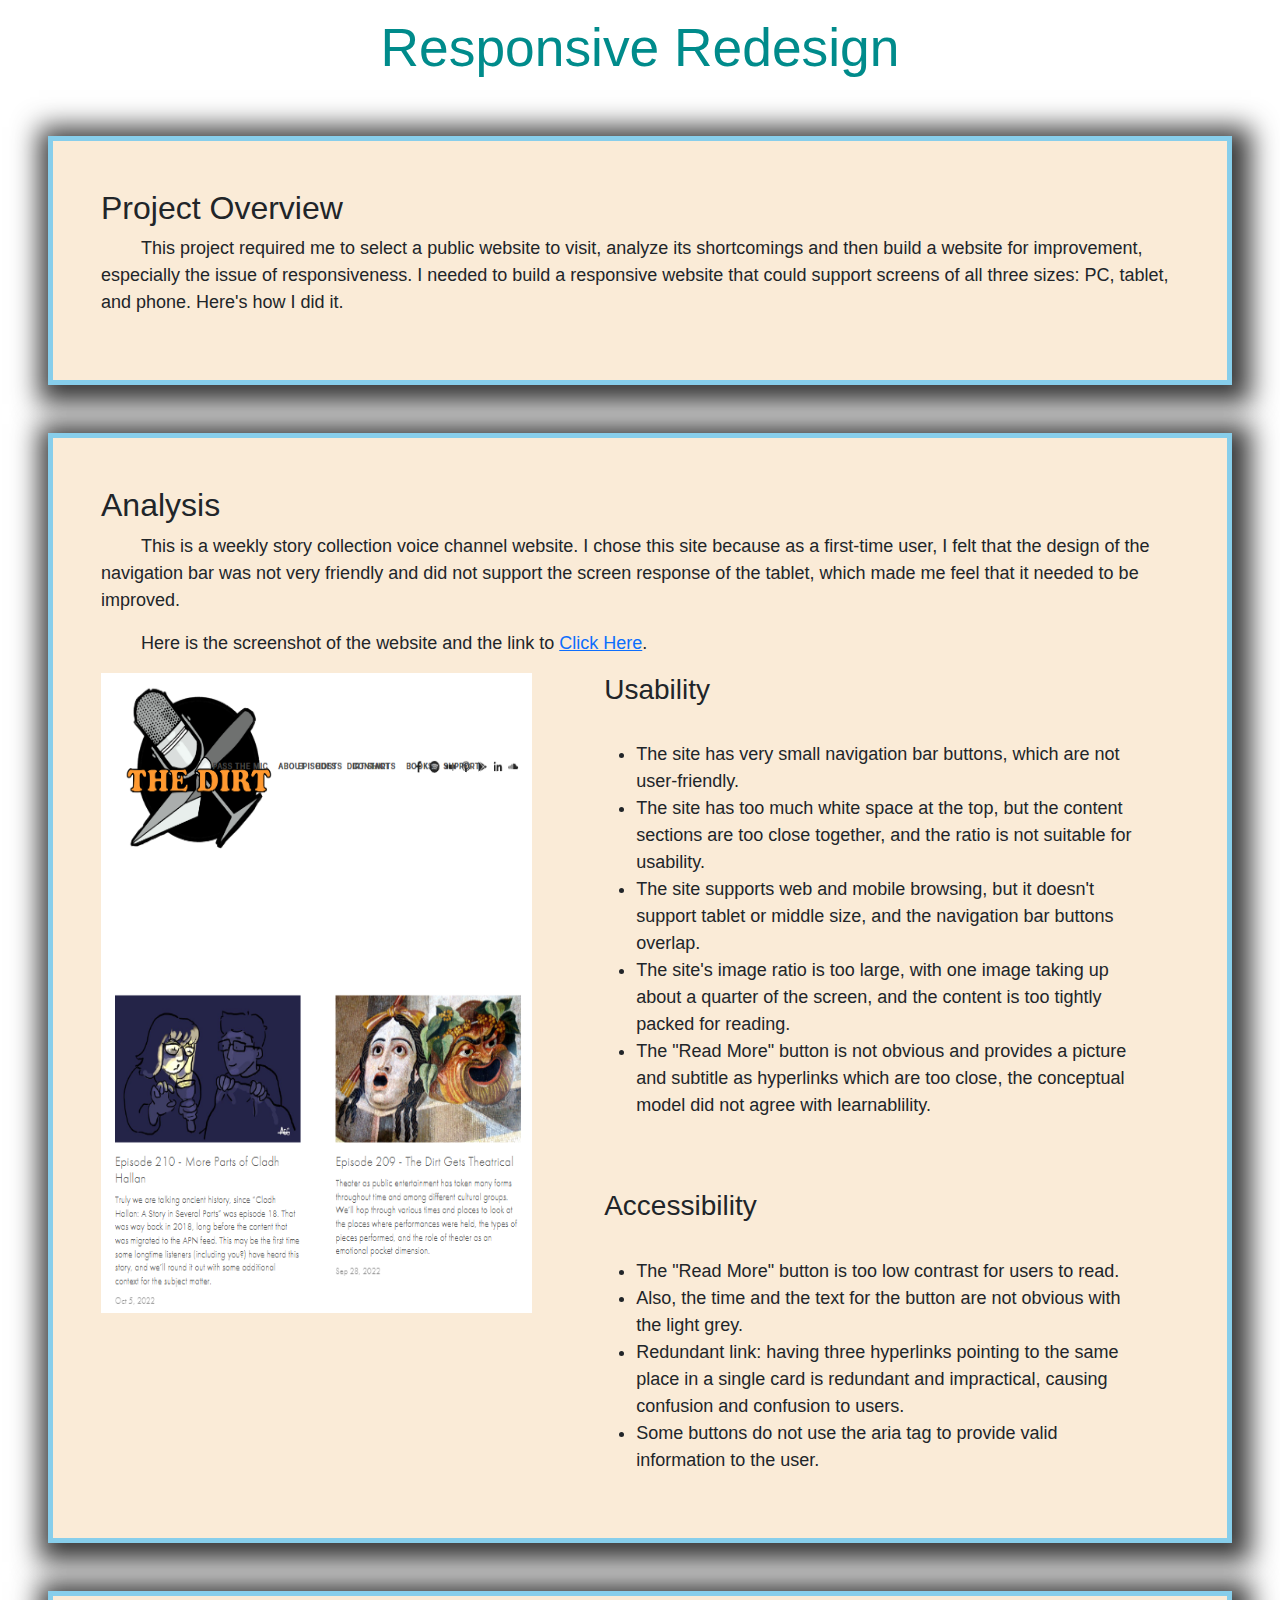
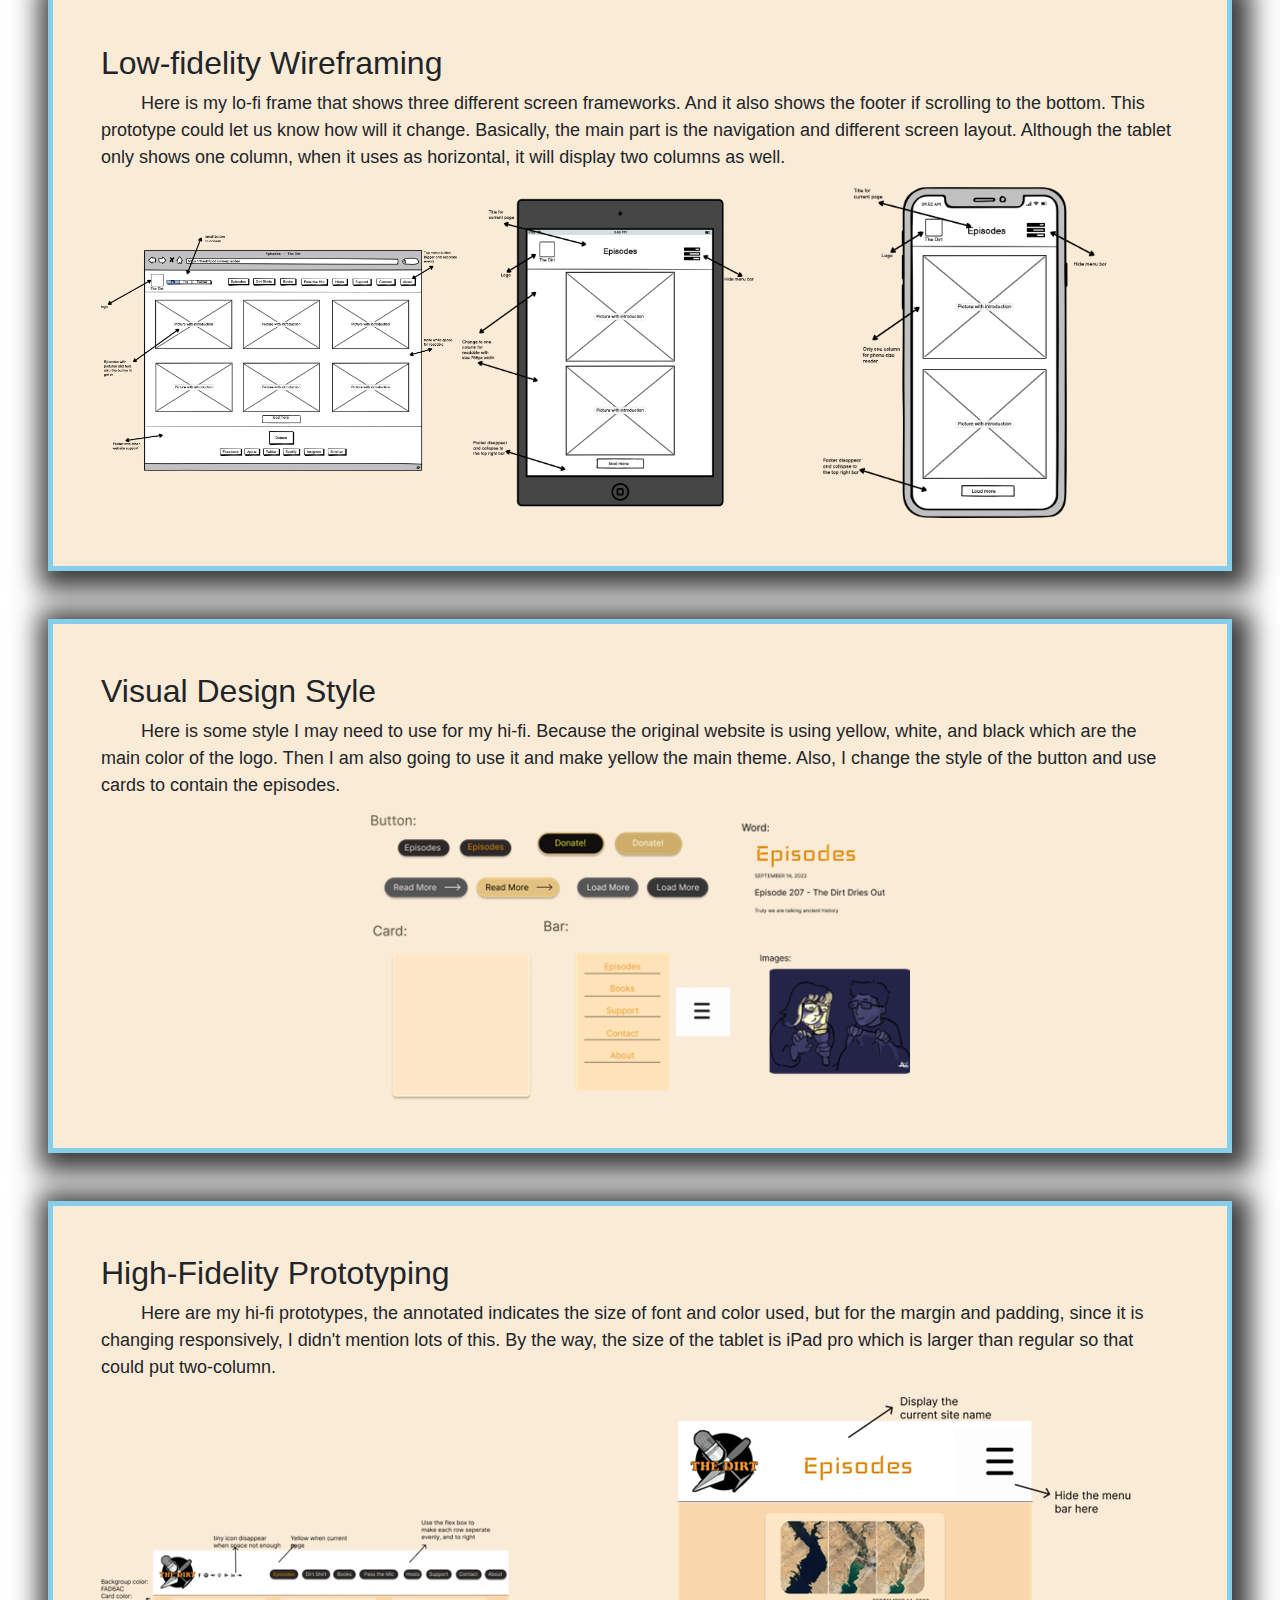
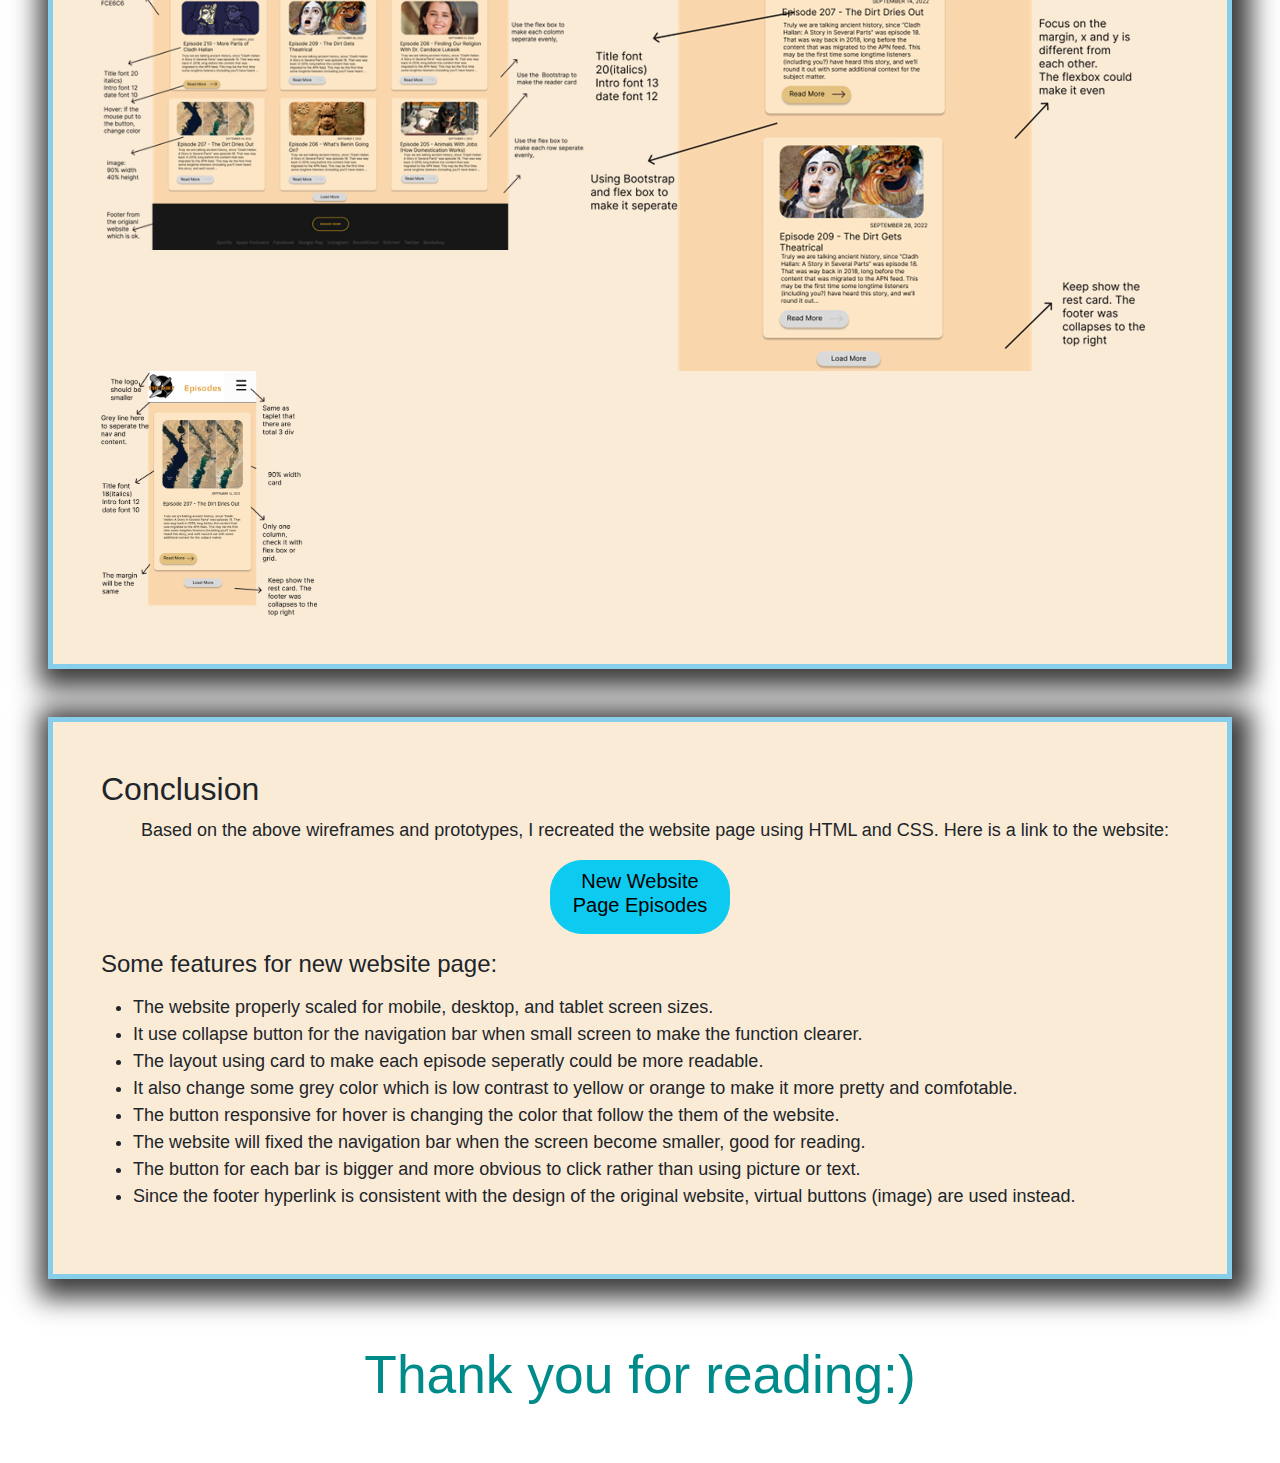
<file: index.html>
<!doctype html>
<html lang="en">
  <head>
    <meta charset="utf-8">
    <meta name="viewport" content="width=device-width, initial-scale=1">
    <link href="bootstrap.css" rel="stylesheet">
    <link href="index.css" rel="stylesheet">
    <title>Responsive Redesign</title>
  </head>
  <body>
    <div class="m-2 p-2">
        <h1 class="text-center">Responsive Redesign</h1>
    </div>
    
    <div class="m-5 p-5 mt-2 text">
        <h2>Project Overview</h2>
        <div>
            <p>
                This project required me to select a public website to visit, analyze its shortcomings and then build a website for improvement, especially the issue of responsiveness. I needed to build a responsive website that could support screens of all three sizes: PC, tablet, and phone. Here's how I did it.
            </p>
        </div>
    </div>

    <div class="m-5 p-5 text">
        <h2>Analysis</h2>
        <p>This is a weekly story collection voice channel website. I chose this site because as a first-time user, I felt that the design of the navigation bar was not very friendly and did not support the screen response of the tablet, which made me feel that it needed to be improved.</p>
        <p>Here is the screenshot of the website and the link to <a href="https://thedirtpod.com/episodes" target="_blank">Click Here</a>.</p>
            <div class="d-flex">
            <img class="col-6 original me-5" src="img/original.png" alt="origianl">
                <div class="col-6 ms-4">
                <div class="m-0">
                    
                    <h3>Usability</h3>
                    <br>
                    <ul>
                        <li>The site has very small navigation bar buttons, which are not user-friendly.</li>
                        <li>The site has too much white space at the top, but the content sections are too close together, and the ratio is not suitable for usability.</li>
                        <li>The site supports web and mobile browsing, but it doesn't support tablet or middle size, and the navigation bar buttons overlap.</li>
                        <li>The site's image ratio is too large, with one image taking up about a quarter of the screen, and the content is too tightly packed for reading.</li>
                        <li>The "Read More" button is not obvious and provides a picture and subtitle as hyperlinks which are too close, the conceptual model did not agree with learnablility.</li>
                    </ul>
                </div>
                <br><br>
                <div>
                    <h3>Accessibility</h3>
                    <br>
                    <ul>
                        <li>The "Read More" button is too low contrast for users to read.</li>
                        <li>Also, the time and the text for the button are not obvious with the light grey.</li>
                        <li>Redundant link: having three hyperlinks pointing to the same place in a single card is redundant and impractical, causing confusion and confusion to users.</li>
                        <li>Some buttons do not use the aria tag to provide valid information to the user.</li>
                    </ul>
                </div>
            </div>
        </div>
    </div>

    <div class="m-5 p-5 text">
        <h2>Low-fidelity Wireframing</h2>
        <p>Here is my lo-fi frame that shows three different screen frameworks. And it also shows the footer if scrolling to the bottom. This prototype could let us know how will it change. Basically, the main part is the navigation and different screen layout. Although the tablet only shows one column, when it uses as horizontal, it will display two columns as well.</p>
        <div>
            <img src="img/web.png" alt="lo-fi-web" class="lofi">
            <img src="img/Tablet.png" alt="lo-fi-tablet" class="lofi">
            <img src="img/Phone.png" alt="lo-fi-phone" class="lofi">
        </div>
        
    </div>

    <div class="m-5 p-5 text">
        <h2>Visual Design Style</h2>
        <p>Here is some style I may need to use for my hi-fi. Because the original website is using yellow, white, and black which are the main color of the logo. Then I am also going to use it and make yellow the main theme. Also, I change the style of the button and use cards to contain the episodes.</p>
        <div class="d-flex justify-content-center">
            <img src="img/style.png" alt="style" class="style">
        </div>
        
    </div>

    <div class="m-5 p-5 text">
        <h2>High-Fidelity Prototyping</h2>
        <p>Here are my hi-fi prototypes, the annotated indicates the size of font and color used, but for the margin and padding, since it is changing responsively, I didn't mention lots of this. By the way, the size of the tablet is iPad pro which is larger than regular so that could put two-column.</p>
        <div>
            <img src="img/web1.png" alt="hi-fi-web" class="hi-web">
            <img src="img/Tablet1.png" alt="hi-fi-tablet">
            <img src="img/Phone1.png" alt="hi-fi-phone" class="hi-phone">
        </div>
        
    </div>

    <div class="m-5 p-5 text">
        <h2>Conclusion</h2>
        <p>Based on the above wireframes and prototypes, I recreated the website page using HTML and CSS. Here is a link to the website:</p>
        <div class="d-grid gap-2 d-md-block col-2 mx-auto"><a class="btn btn-lg btn-info rounded-5"  href="redesign/episodes.html"><h5>New Website Page Episodes</h5></a></div>
        <div>
            <p><h4>Some features for new website page:</h4></p>
            <ul>
                <li>The website properly scaled for mobile, desktop, and tablet screen sizes.</li>
                <li>It use collapse button for the navigation bar when small screen to make the function clearer.</li>
                <li>The layout using card to make each episode seperatly could be more readable.</li>
                <li>It also change some grey color which is low contrast to yellow or orange to make it more pretty and comfotable.</li>
                <li>The button responsive for hover is changing the color that follow the them of the website.</li>
                <li>The website will fixed the navigation bar when the screen become smaller, good for reading.</li>
                <li>The button for each bar is bigger and more obvious to click rather than using picture or text.</li>
                <li>Since the footer hyperlink is consistent with the design of the original website, virtual buttons (image) are used instead.</li>
            </ul>
        </div>
    </div>

    <div class="p-3">
        <h1 class="text-center">Thank you for reading:)</h1>
    </div>

  </body>
</html>
</file>
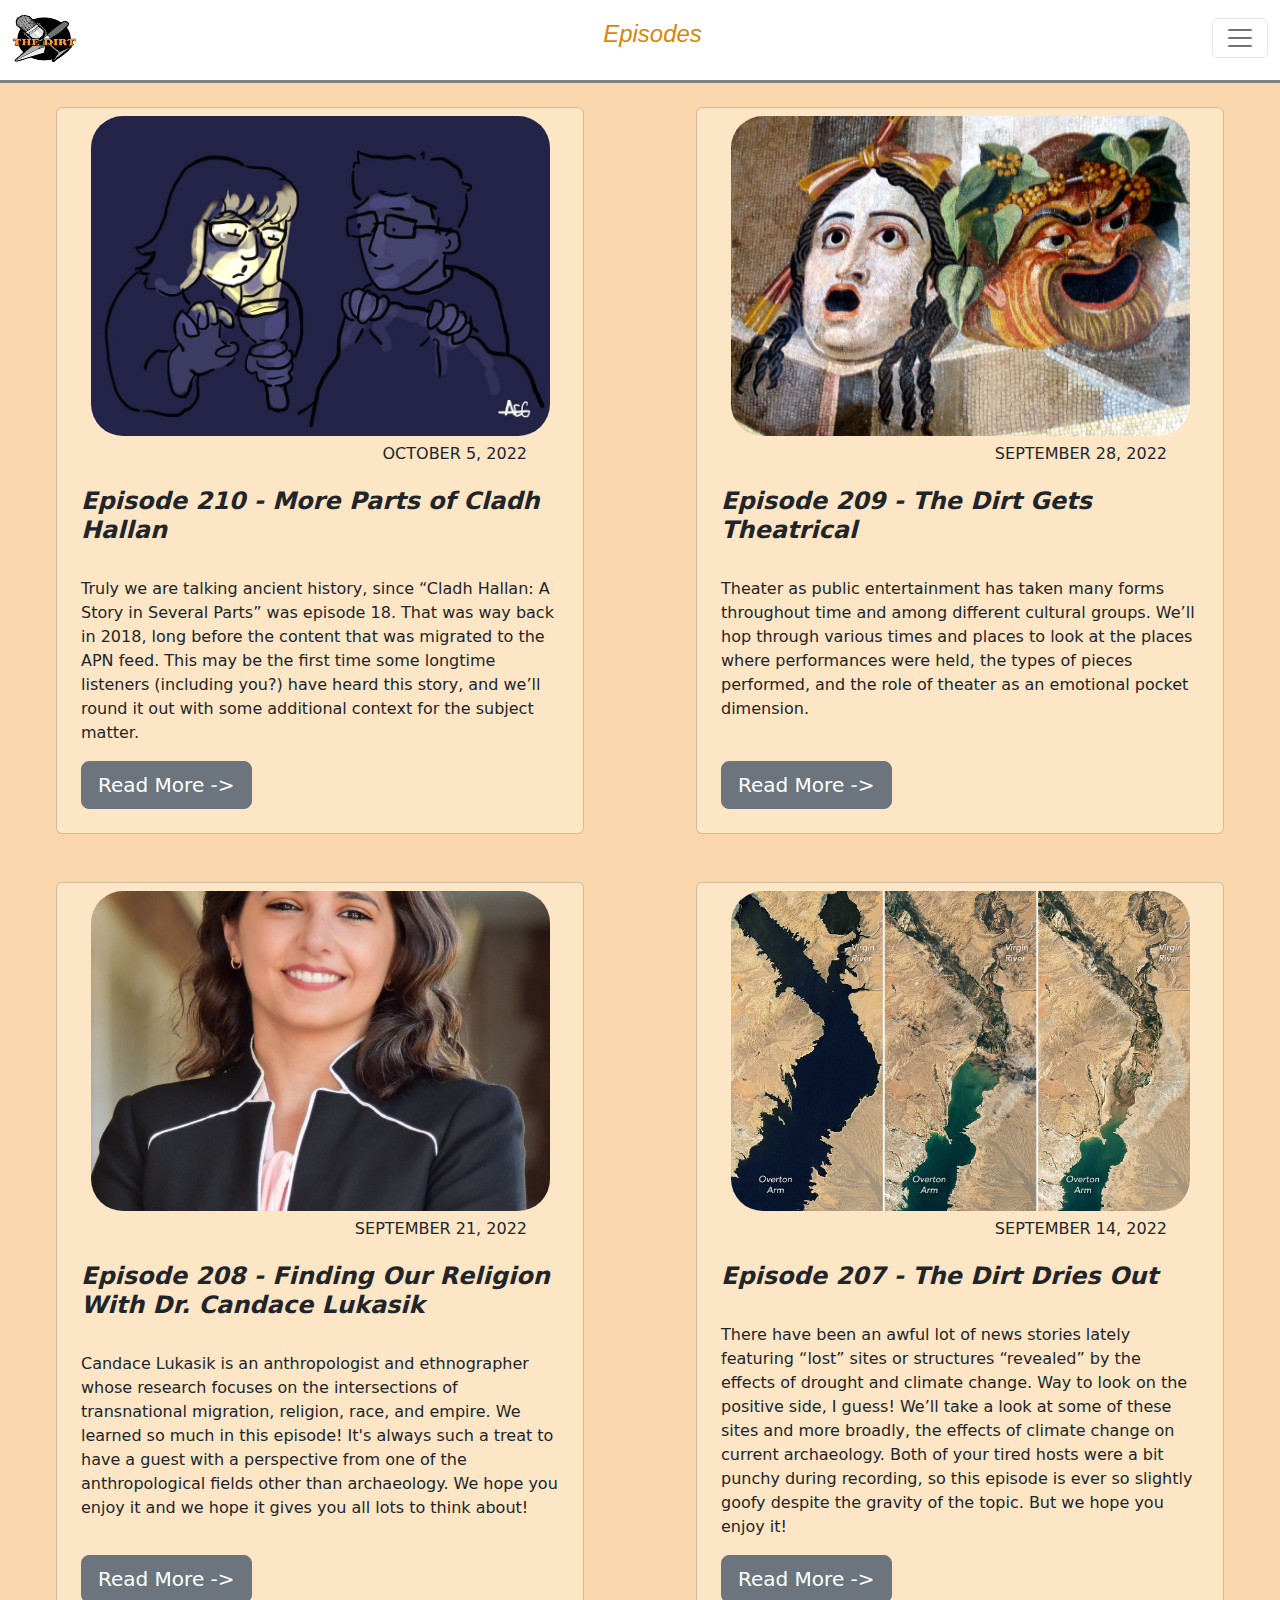
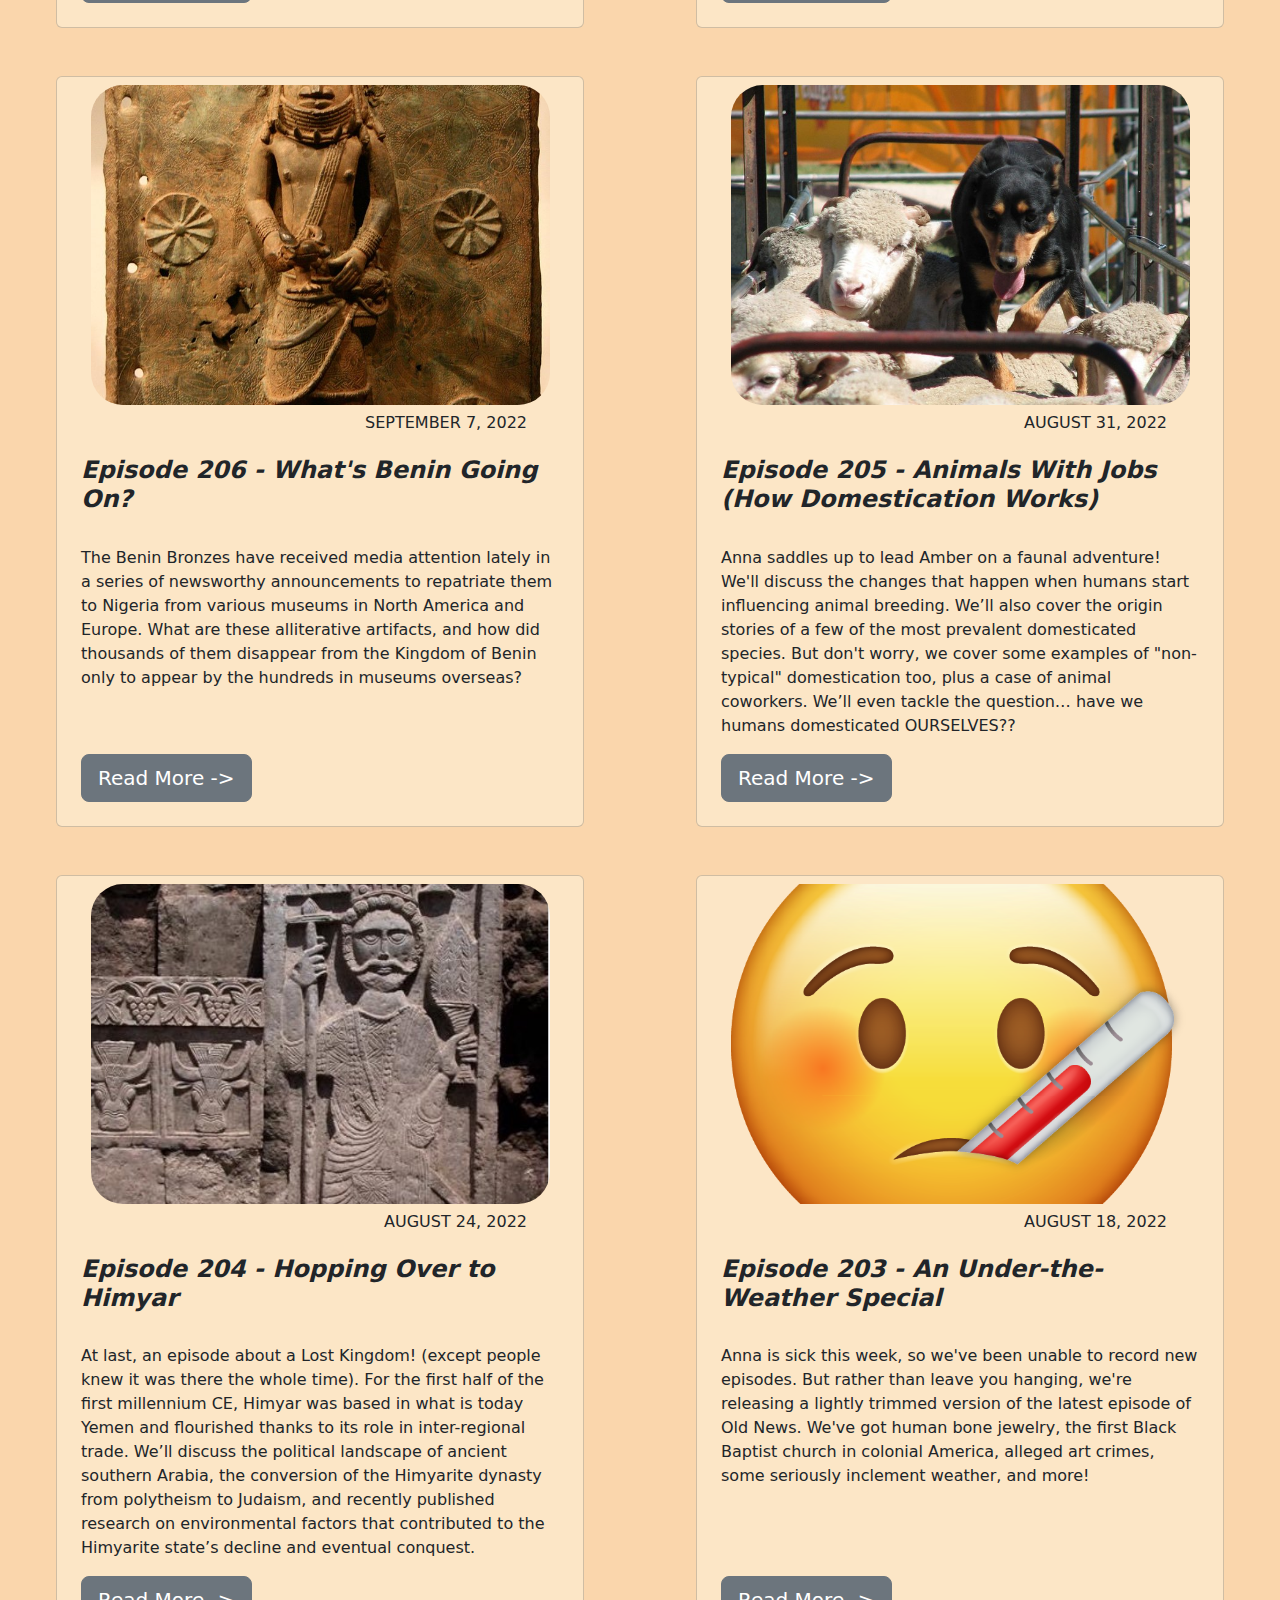
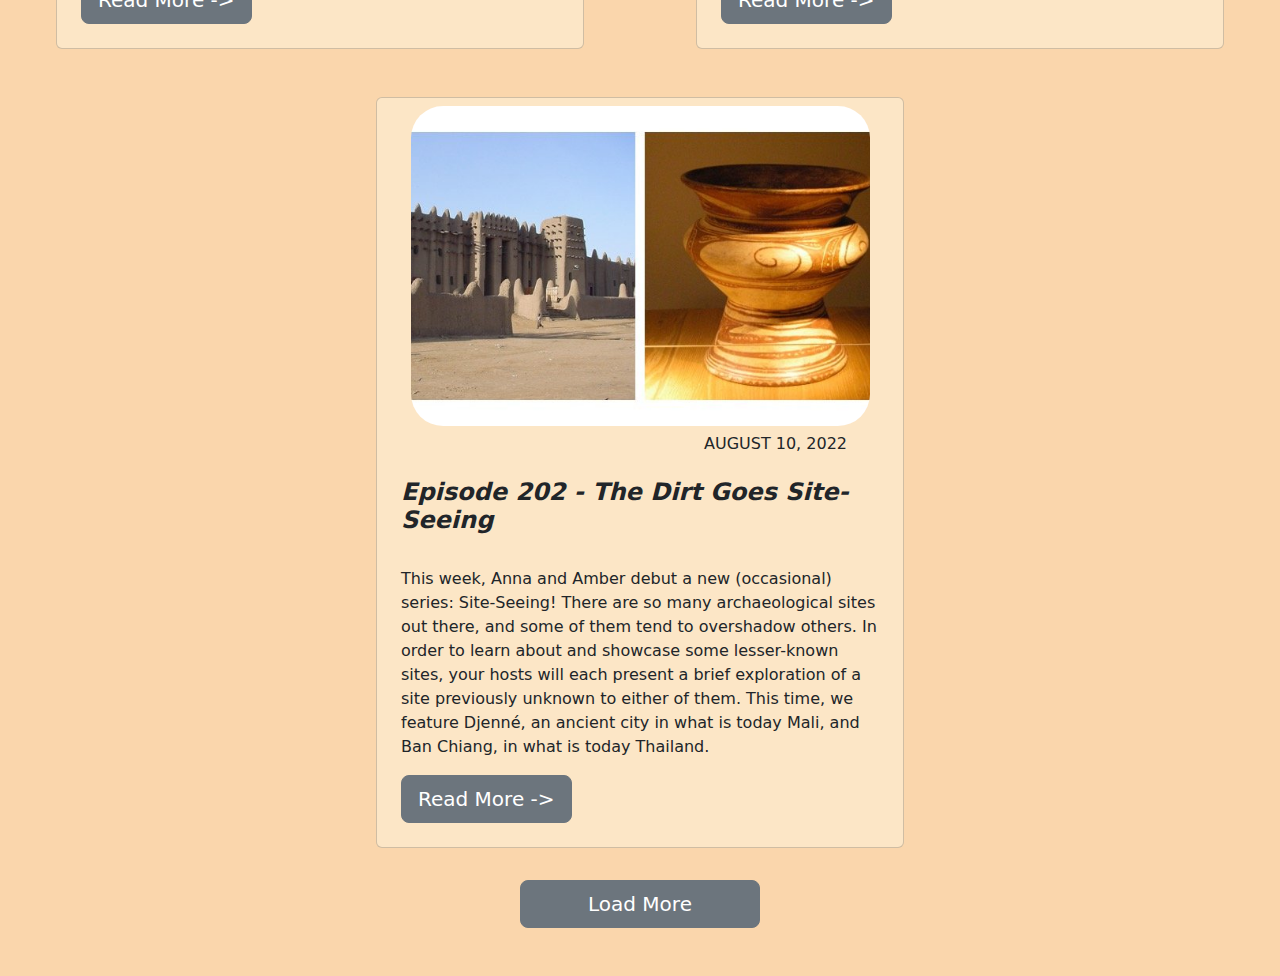
<file: redesign/episodes.html>
<!doctype html>
<html lang="en">
  <head>
    <meta charset="utf-8">
    <link rel="stylesheet" href="../bootstrap.css">
    <link rel="stylesheet" href="episodes.css">
    <meta name="viewport" content="width=device-width, initial-scale=1">
    <title>Episodes ---- The Dirt</title>
  </head>
  <body>
    <nav class="navbar navbar-expand-xxl navbar-light bg-white ft">
        <div class="container-fluid">

                <a class="navbar-brand" href="https://thedirtpod.com/"><img id="logo" src="img/logo.png" width="150px" height="130px"></a>
                <a class="align-bottom m-0" href="#" id="tiny"><img src="img/tiny.png" width="190px" height="50px"></a>

            <div class="text-center d-block d-xl-block d-xxl-none justify-content-center"><h2>Episodes</h2></div>
            <button class="navbar-toggler" type="button" data-bs-toggle="collapse" data-bs-target="#navbarToggleExternalContent" aria-controls="navbarToggleExternalContent" aria-expanded="true" aria-label="Toggle navigation">
                <span class="navbar-toggler-icon"></span>
              </button>
              
            <div class="collapse navbar-collapse justify-content-end">
                <ul class="navbar-nav">
                    <li class="navbar-item m-1 p-1 ms-0"><a class="btn-lg btn btn-dark text-nowrap rounded-5 text-warning">episodes</a></li>
                    <li class="navbar-item m-1 p-1"><a class="btn-lg btn btn-dark text-nowrap rounded-5 text-secondary">Dirt Shirt</a></li>
                    <li class="navbar-item m-1 p-1"><a class="btn-lg btn btn-dark text-nowrap rounded-5 text-secondary">Books</a></li>
                    <li class="navbar-item m-1 p-1"><a class="btn-lg btn btn-dark text-nowrap rounded-5 text-secondary">Pass the Mic</a></li>
                    <li class="navbar-item m-1 p-1"><a class="btn-lg btn btn-dark text-nowrap rounded-5 text-secondary">Hosts</a></li>
                    <li class="navbar-item m-1 p-1"><a class="btn-lg btn btn-dark text-nowrap rounded-5 text-secondary">Support</a></li>
                    <li class="navbar-item m-1 p-1"><a class="btn-lg btn btn-dark text-nowrap rounded-5 text-secondary">Contact</a></li>
                    <li class="navbar-item m-1 p-1"><a class="btn-lg btn btn-dark text-nowrap rounded-5 text-secondary">About</a></li>
                </ul>

            </div>
            
        </div>
        
    </nav>

    <div class="main">
        <div class="d-flex justify-content-around row m-0">
            <div class="card p-2 bk mt-4 mb-4 col-4 col-md-6 col-xs-12">
                <img src="img/1.jpg" class="card-img-top rounded-5 resizeImg m-auto mb-2" alt="img">
                <h6 class="text-end me-5">OCTOBER 5, 2022</h6>
                <div class="card-body">
                    <h4 class="card-title"><b>Episode 210 - More Parts of Cladh Hallan</b></h4></h4>
                    <br>
                    <p class="card-text">Truly we are talking ancient history, since “Cladh Hallan: A Story in Several Parts” was episode 18. That was way back in 2018, long before the content that was migrated to the APN feed. This may be the first time some longtime listeners (including you?) have heard this story, and we’ll round it out with some additional context for the subject matter.</p>
                    <br><br>
                    <a href="#" class="btnr btn btn-secondary btn-lg position-absolute bottom-0 start-0 ms-4 mb-4">Read More  -></a>
                </div>
            </div>
            <div class="card p-2 bk mt-4 mb-4 col-4 col-md-6 col-xs-12">
                <img src="img/2.jpeg" class="card-img-top rounded-5 resizeImg m-auto mb-2" alt="img">
                <h6 class="text-end me-5">SEPTEMBER 28, 2022</h6>
                <div class="card-body">
                    <h4 class="card-title"><b>Episode 209 - The Dirt Gets Theatrical</b></h4>
                    <br>
                    <p class="card-text">Theater as public entertainment has taken many forms throughout time and among different cultural groups. We’ll hop through various times and places to look at the places where performances were held, the types of pieces performed, and the role of theater as an emotional pocket dimension.</p>
                    <br><br>
                    <a href="#" class="btnr btn btn-secondary btn-lg position-absolute bottom-0 start-0 ms-4 mb-4">Read More  -></a>
                </div>
            </div>
            <div class="card p-2 bk mt-4 mb-4 col-4 col-md-6 col-xs-12">
                <img src="img/3.jpg" class="card-img-top rounded-5 resizeImg m-auto mb-2" alt="img">
                <h6 class="text-end me-5">SEPTEMBER 21, 2022</h6>
                <div class="card-body">
                    <h4 class="card-title"><b>Episode 208 - Finding Our Religion With Dr. Candace Lukasik</b></h4>
                    <br>
                    <p class="card-text">Candace Lukasik is an anthropologist and ethnographer whose research focuses on the intersections of transnational migration, religion, race, and empire. We learned so much in this episode! It's always such a treat to have a guest with a perspective from one of the anthropological fields other than archaeology. We hope you enjoy it and we hope it gives you all lots to think about!</p>
                    <br><br>
                    <a href="#" class="btnr btn btn-secondary btn-lg position-absolute bottom-0 start-0 ms-4 mb-4">Read More  -></a>
                </div>
            </div>

            <div class="card p-2 bk mt-4 mb-4 col-4 col-md-6 col-xs-12">
                <img src="img/4.jpeg" class="card-img-top rounded-5 resizeImg m-auto mb-2" alt="img">
                <h6 class="text-end me-5">SEPTEMBER 14, 2022</h6>
                <div class="card-body">
                    <h4 class="card-title"><b>Episode 207 - The Dirt Dries Out</b></h4>
                    <br>
                    <p class="card-text">There have been an awful lot of news stories lately featuring “lost” sites or structures “revealed” by the effects of drought and climate change. Way to look on the positive side, I guess! We’ll take a look at some of these sites and more broadly, the effects of climate change on current archaeology. Both of your tired hosts were a bit punchy during recording, so this episode is ever so slightly goofy despite the gravity of the topic. But we hope you enjoy it!</p>
                    <br><br>
                    <a href="#" class="btnr btn btn-secondary btn-lg position-absolute bottom-0 start-0 ms-4 mb-4">Read More  -></a>
                </div>
            </div>
            <div class="card p-2 bk mt-4 mb-4 col-4 col-md-6 col-xs-12">
                <img src="img/5.jpeg" class="card-img-top rounded-5 resizeImg m-auto mb-2" alt="img">
                <h6 class="text-end me-5">SEPTEMBER 7, 2022</h6>
                <div class="card-body">
                    <h4 class="card-title"><b>Episode 206 - What's Benin Going On?</b></h4>
                    <br>
                    <p class="card-text">The Benin Bronzes have received media attention lately in a series of newsworthy announcements to repatriate them to Nigeria from various museums in North America and Europe. What are these alliterative artifacts, and how did thousands of them disappear from the Kingdom of Benin only to appear by the hundreds in museums overseas?</p>
                    <br><br>
                    <a href="#" class="btnr btn btn-secondary btn-lg position-absolute bottom-0 start-0 ms-4 mb-4">Read More  -></a>
                </div>
            </div>
            <div class="card p-2 bk mt-4 mb-4 col-4 col-md-6 col-xs-12">
                <img src="img/6.jpeg" class="card-img-top rounded-5 resizeImg m-auto mb-2" alt="img">
                <h6 class="text-end me-5">AUGUST 31, 2022</h6>
                <div class="card-body">
                    <h4 class="card-title"><b>Episode 205 - Animals With Jobs (How Domestication Works)</b></h4>
                    <br>
                    <p class="card-text">Anna saddles up to lead Amber on a faunal adventure! We'll discuss the changes that happen when humans start influencing animal breeding. We’ll also cover the origin stories of a few of the most prevalent domesticated species. But don't worry, we cover some examples of "non-typical" domestication too, plus a case of animal coworkers. We’ll even tackle the question… have we humans domesticated OURSELVES??</p>
                    <br><br>
                    <a href="#" class="btnr btn btn-secondary btn-lg position-absolute bottom-0 start-0 ms-4 mb-4">Read More  -></a>
                </div>
            </div>

            <div class="card p-2 bk mt-4 mb-4 col-4 col-md-6 col-xs-12">
                <img src="img/7.jpeg" class="card-img-top rounded-5 resizeImg m-auto mb-2" alt="img">
                <h6 class="text-end me-5">AUGUST 24, 2022</h6>
                <div class="card-body">
                    <h4 class="card-title"><b>Episode 204 - Hopping Over to Himyar</b></h4>
                    <br>
                    <p class="card-text">At last, an episode about a Lost Kingdom! (except people knew it was there the whole time).

                        For the first half of the first millennium CE, Himyar was based in what is today Yemen and flourished thanks to its role in inter-regional trade. We’ll discuss the political landscape of ancient southern Arabia, the conversion of the Himyarite dynasty from polytheism to Judaism, and recently published research on environmental factors that contributed to the Himyarite state’s decline and eventual conquest.</p>
                    <br><br>
                    <a href="#" class="btnr btn btn-secondary btn-lg position-absolute bottom-0 start-0 ms-4 mb-4">Read More  -></a>
                </div>
            </div>
            <div class="card p-2 bk mt-4 mb-4 col-4 col-md-6 col-xs-12">
                <img src="img/8.png" class="card-img-top rounded-5 resizeImg m-auto mb-2" alt="img">
                <h6 class="text-end me-5">AUGUST 18, 2022</h6>
                <div class="card-body">
                    <h4 class="card-title"><b>Episode 203 - An Under-the-Weather Special</b></h4>
                    <br>
                    <p class="card-text">Anna is sick this week, so we've been unable to record new episodes. But rather than leave you hanging, we're releasing a lightly trimmed version of the latest episode of Old News. We've got human bone jewelry, the first Black Baptist church in colonial America, alleged art crimes, some seriously inclement weather, and more!</p>
                    <br><br>
                    <a href="#" class="btnr btn btn-secondary btn-lg position-absolute bottom-0 start-0 ms-4 mb-4">Read More  -></a>
                </div>
            </div>
            <div class="card p-2 bk mt-4 mb-4 col-4 col-md-6 col-xs-12">
                <img src="img/9.jpeg" class="card-img-top rounded-5 resizeImg m-auto mb-2" alt="img">
                <h6 class="text-end me-5">AUGUST 10, 2022</h6>
                <div class="card-body">
                    <h4 class="card-title"><b>Episode 202 - The Dirt Goes Site-Seeing</b></h4>
                    <br>
                    <p class="card-text">This week, Anna and Amber debut a new (occasional) series: Site-Seeing! There are so many archaeological sites out there, and some of them tend to overshadow others. In order to learn about and showcase some lesser-known sites, your hosts will each present a brief exploration of a site previously unknown to either of them. This time, we feature Djenné, an ancient city in what is today Mali, and Ban Chiang, in what is today Thailand.</p>
                    <br><br>
                    <a href="#" class="btnr btn btn-secondary btn-lg position-absolute bottom-0 start-0 ms-4 mb-4">Read More  -></a>
                </div>
            </div>
        </div>

        <div class="d-flex justify-content-center">
            <a href="#" class="btn btn-secondary btn-lg mt-2 mb-5 btt" style="width: 15rem;">Load More</a>
        </div>
    </div>

    <footer>
        <div class="foot">
            <div class="d-flex justify-content-center">
                <button class="donate btn btn-lg btn-secondary rounded-5 mt-5 ps-4 pe-4 pt-3 pb-3">Donate Now!</button>
            </div>
            
        </div>
        <img src="img/footer.png" alt="footer" style="width: 100%; height: auto;">
    </footer>

  </body>
</html>
<!--Citation: The webpage redesign for the https://thedirtpod.com/episodes, the image and the content from here.-->
</file>
<file: index.css>
html body {
    margin: 0;
    padding: 0;
    background-image: url(https://www.toptal.com/designers/subtlepatterns/uploads/leaves.png);
}

.text {
    border: 5px solid skyblue;
    -webkit-box-shadow: 5px 5px 25px 14px rgba(0,0,0,0.77); 
    box-shadow: 5px 5px 25px 14px rgba(0,0,0,0.77);
    background-color: antiquewhite;
    font-family: "Comic Sans MS", cursive, sans-serif;
    font-size: large;
}

h1{
    text-align: center;
    margin-right: 0px;
    margin-bottom: 40px;
    font-family: "Trebuchet MS", Helvetica, sans-serif;
    font-size: 40pt;
    color: darkcyan;
}

p{
    text-indent:30pt;
}

.original {
    height: 40rem;
    width: 40%;
}

.lofi {
    width: 33%;
}

.style {
    width: 50%;
}

.hi-phone {
    width: 20%;
}

.hi-web {
    width: 45%;
}
</file>
<file: redesign/episodes.css>
html {height: 100%;}
body {
    height: 100%;
    -webkit-text-size-adjust: none !important;
}

.main {
    background-color: #FAD6AC;
    height: auto;
    width: 100;
    border-top: grey solid;
}

h4 {
    font-style:italic;
}
img{
    display: block;
}

h2 {
    font-family: 'Lucida Sans', 'Lucida Sans Regular', 'Lucida Grande', 'Lucida Sans Unicode', Geneva, Verdana, sans-serif;
    font-size: x-large;
    font-style:italic;
    color: #DA8505;
}

.resizeImg {
    display: block;
    width: 90%;
    height: 20rem;
    object-fit: cover;
}

.bk {
    vertical-align: middle;
    background-color: #fce6c6;
    width: 33rem; 
    max-width: 90%;
}


.btnr:hover {
    color: black;
    background-color: #E3C280;
}

.btt:hover {
    background-color: darksalmon;
}

.foot {
    height: 7rem;
    background-color: #171717;
}

.donate {
    background-color: black;
    color: rgb(190, 190, 22);
    border: solid 2px rgb(218, 218, 22);
    font-size: small;
}

.donate:hover {
    background-color: #e78e27;
    color: whitesmoke;
    border: solid 2px #e78e27;
}


@media (max-width: 1400px) {
    #tiny {
      display: None;
    }
    #logo {
        height: 50px;
        width: 65px;
    }
    .ft {
        position: fixed;
        top: 0;
        right: 0;
        left: 0;
        z-index: 1030;
    }
    .main {
        margin-top: 5rem;
    }

    footer {
        display: None;
    }
  }
</file>
